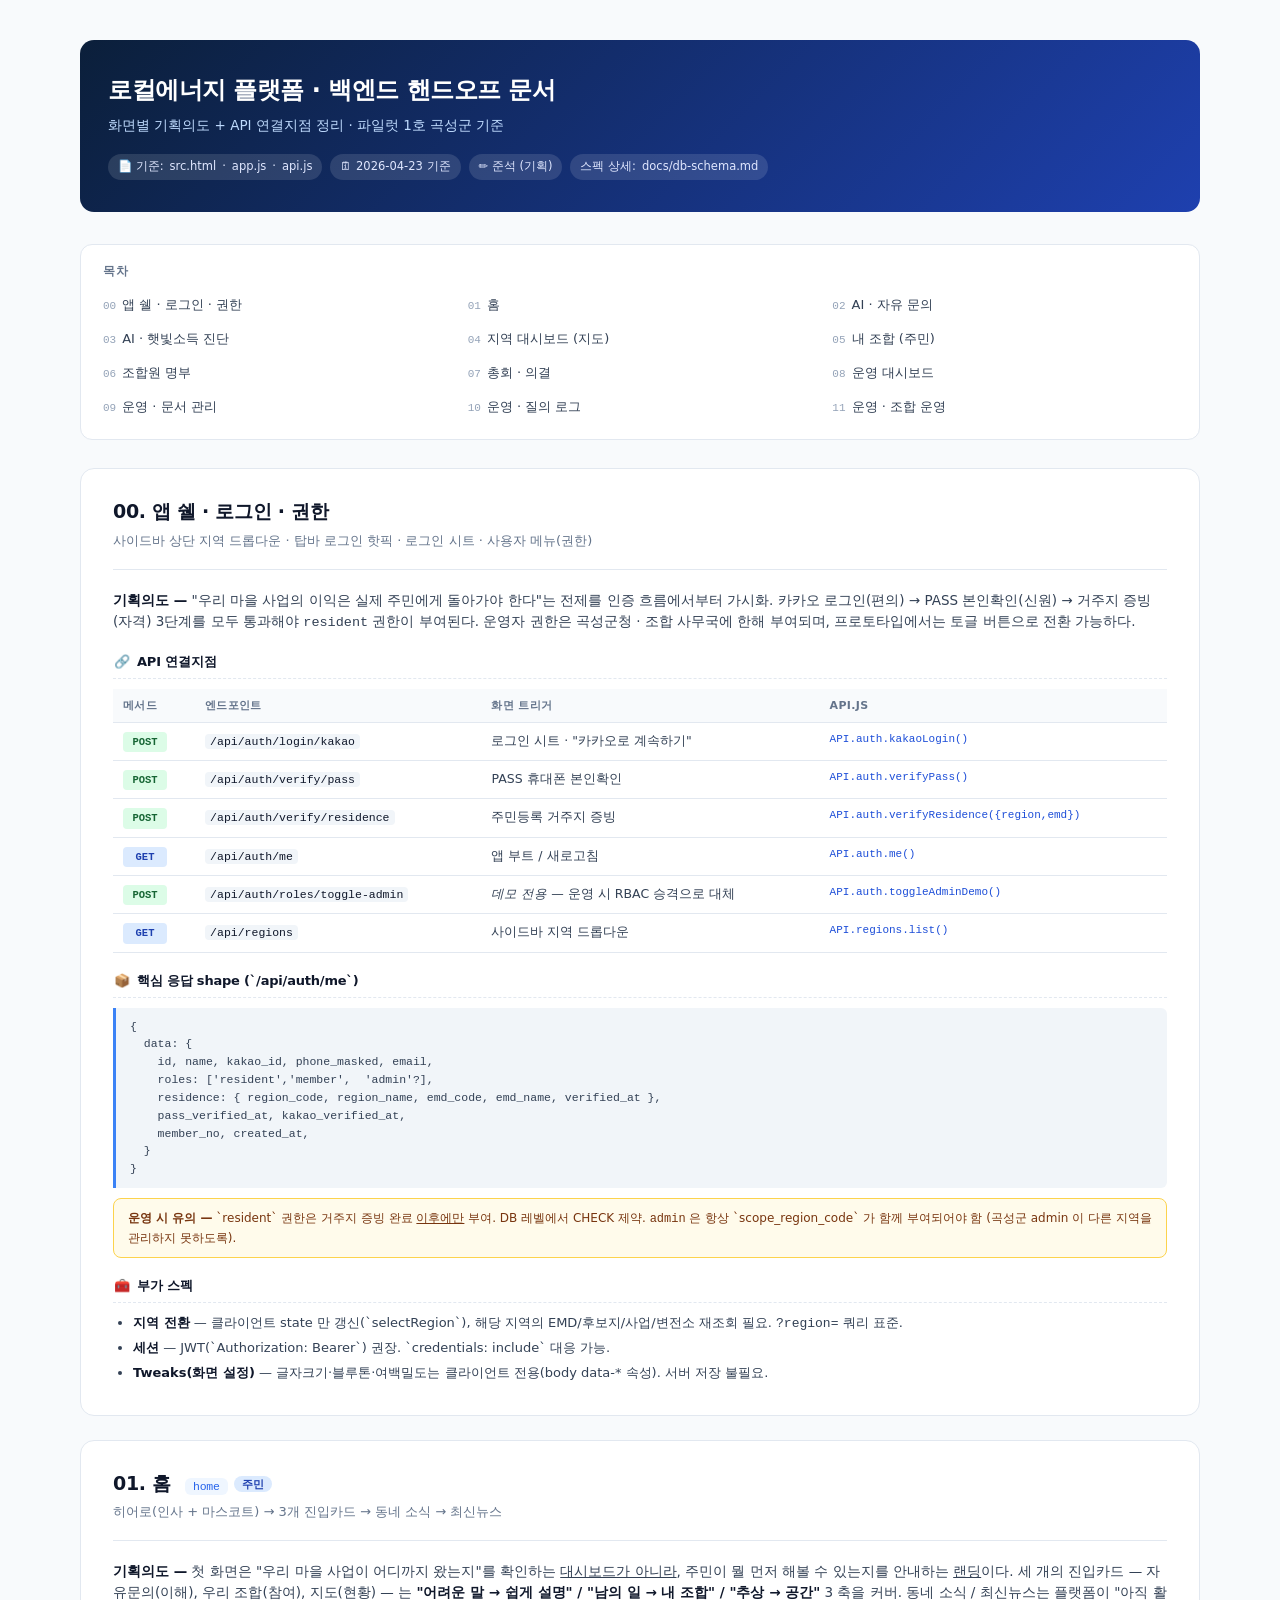
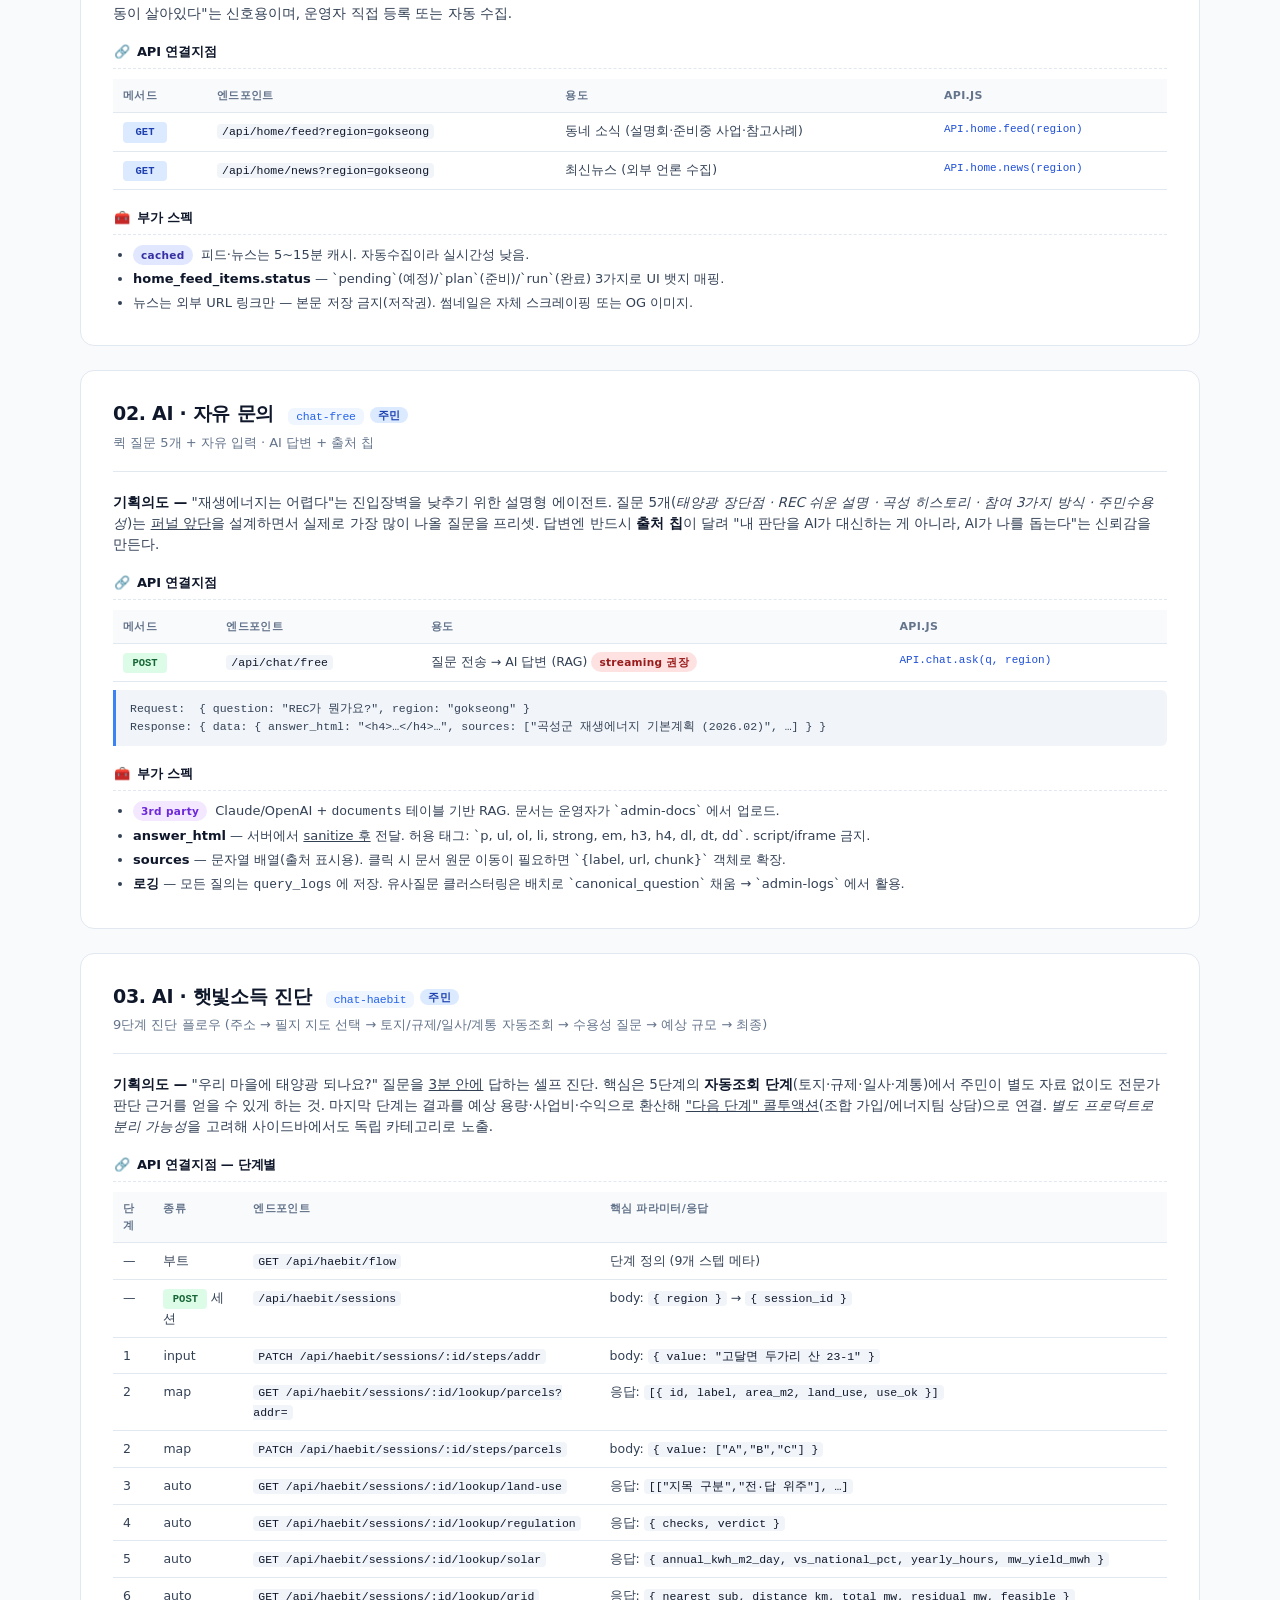
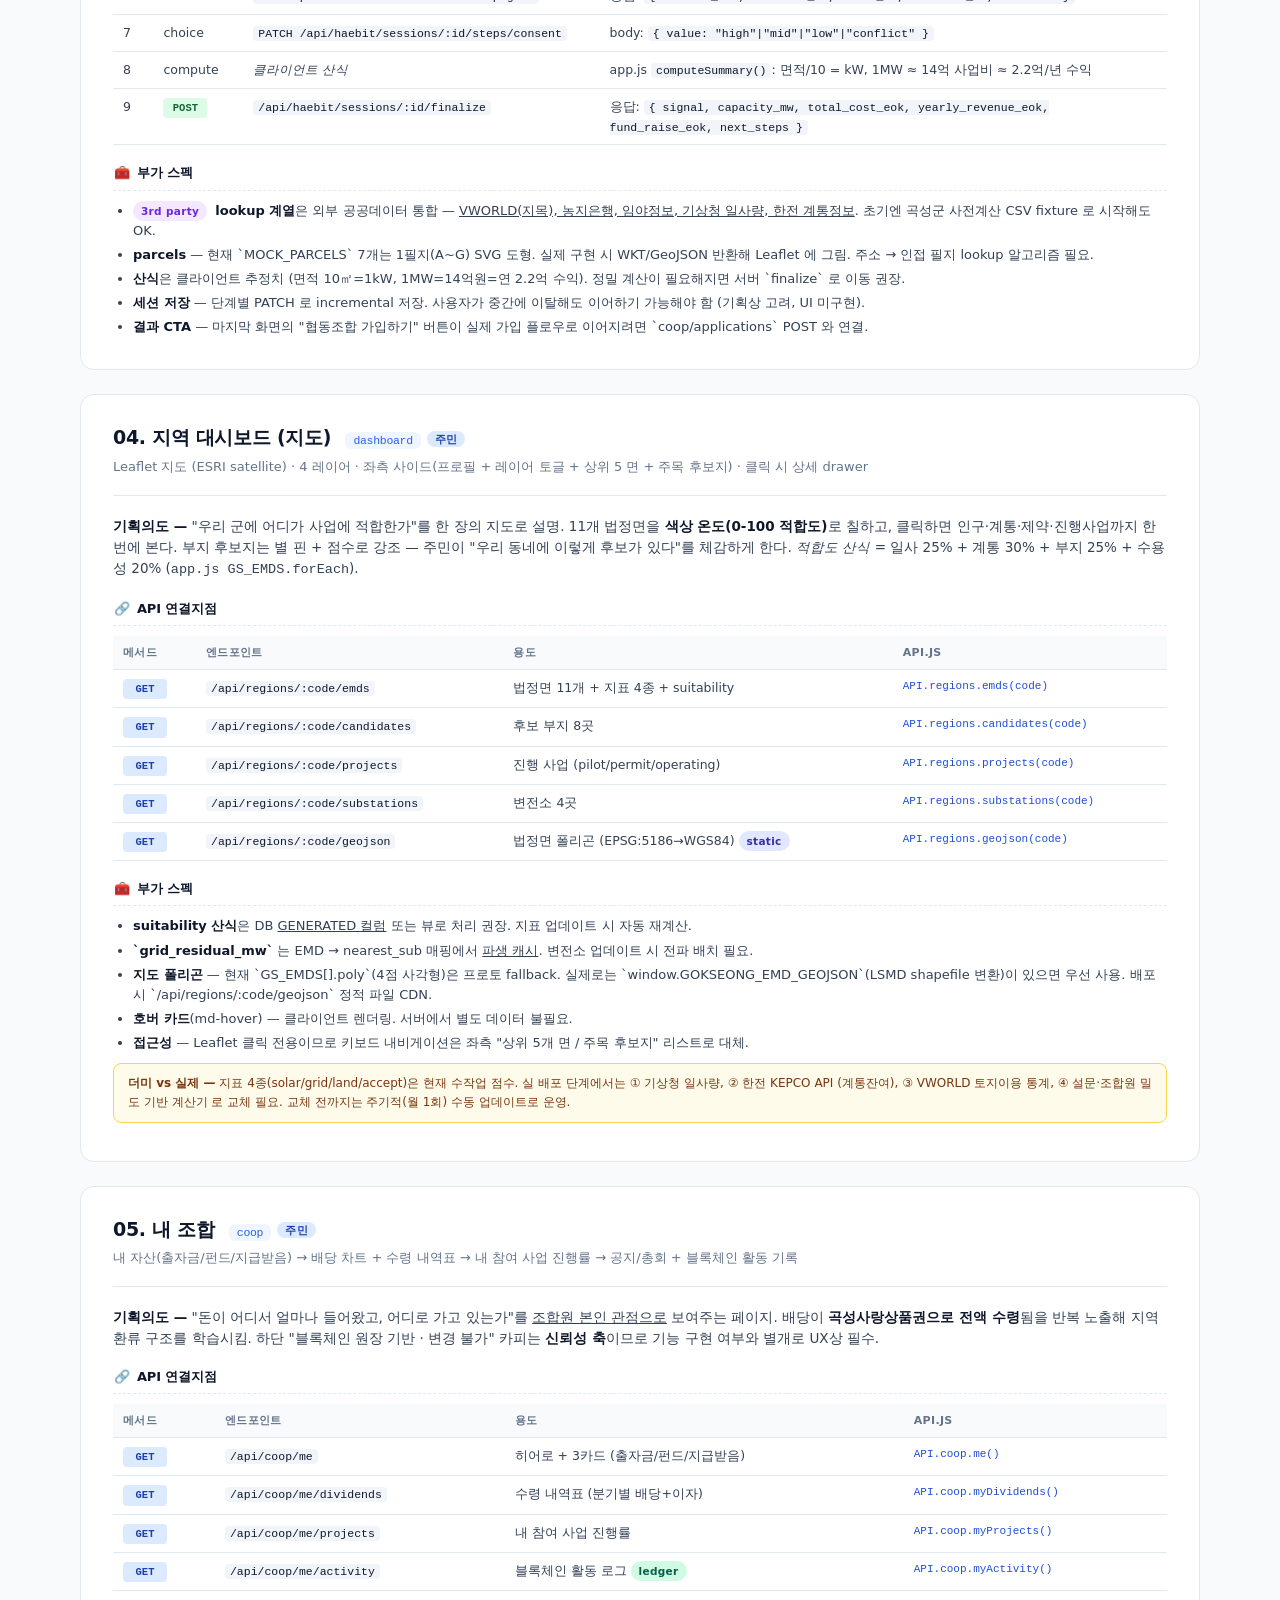
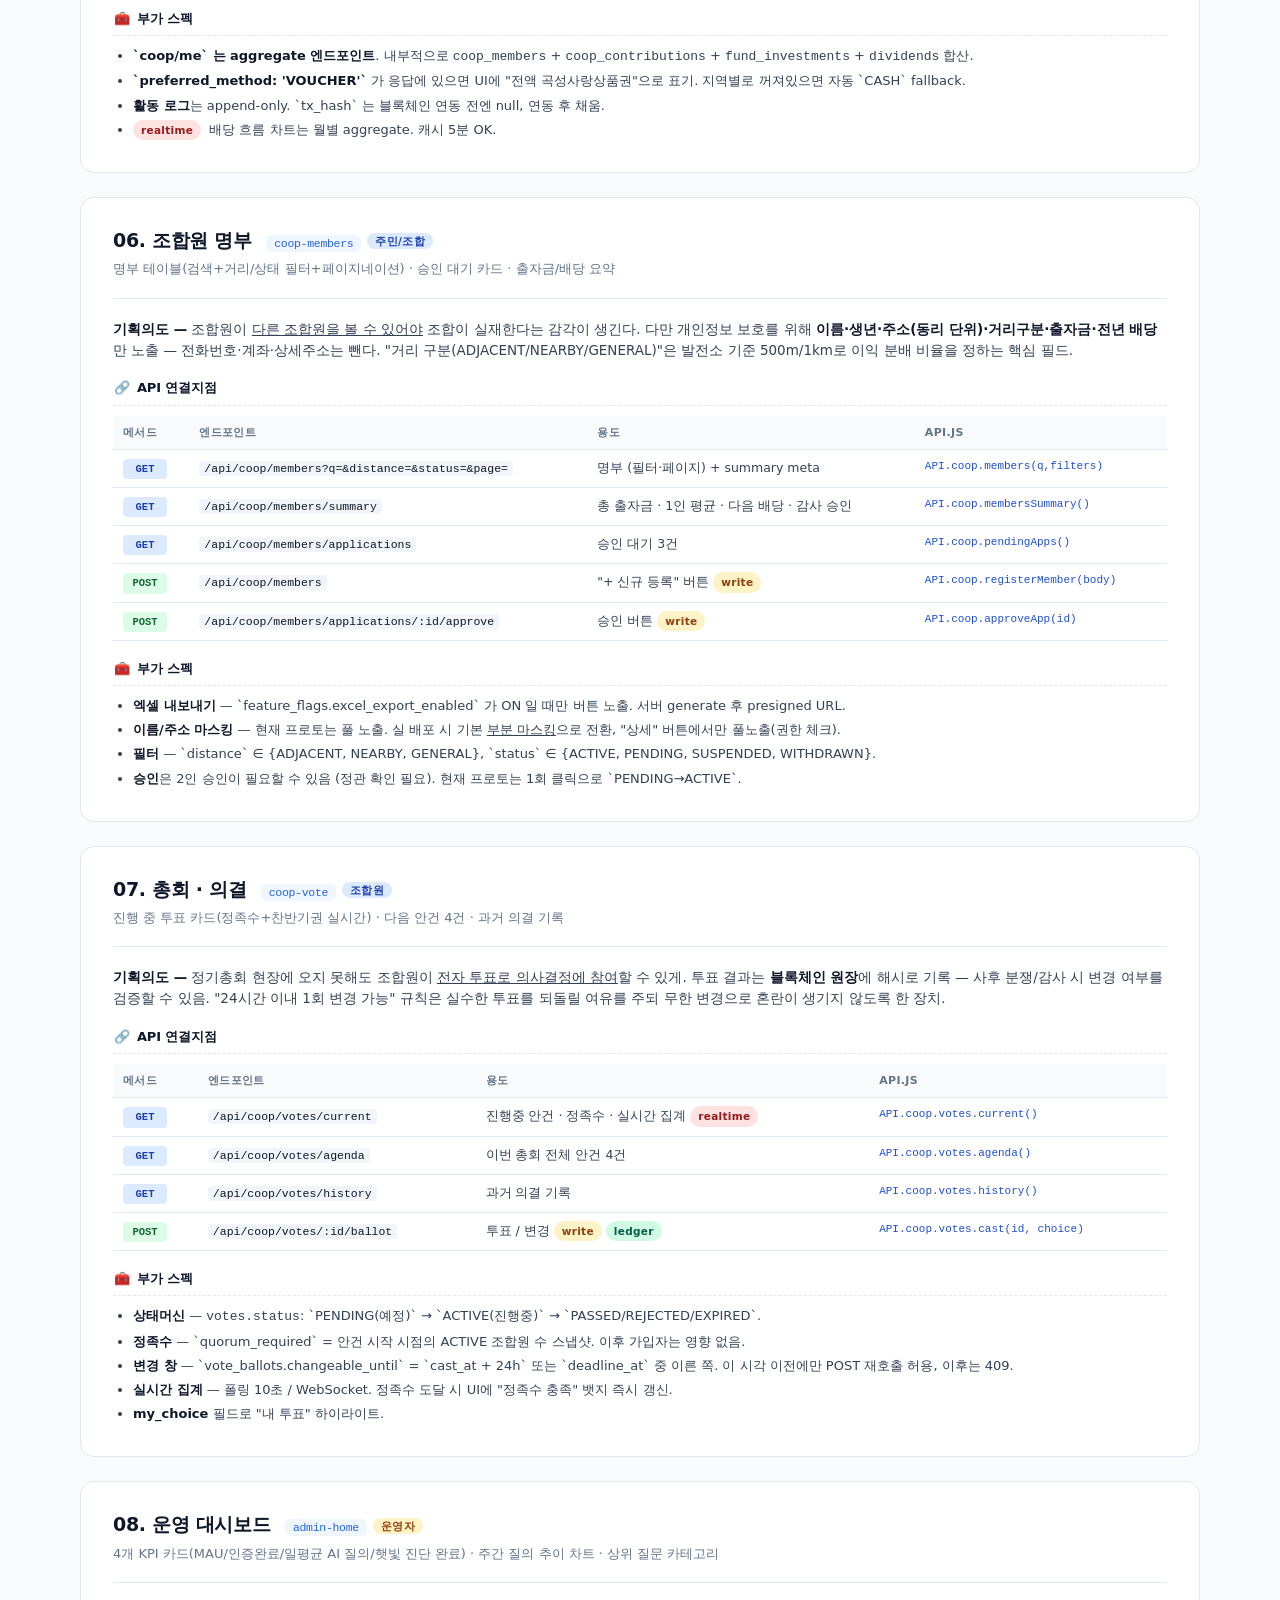
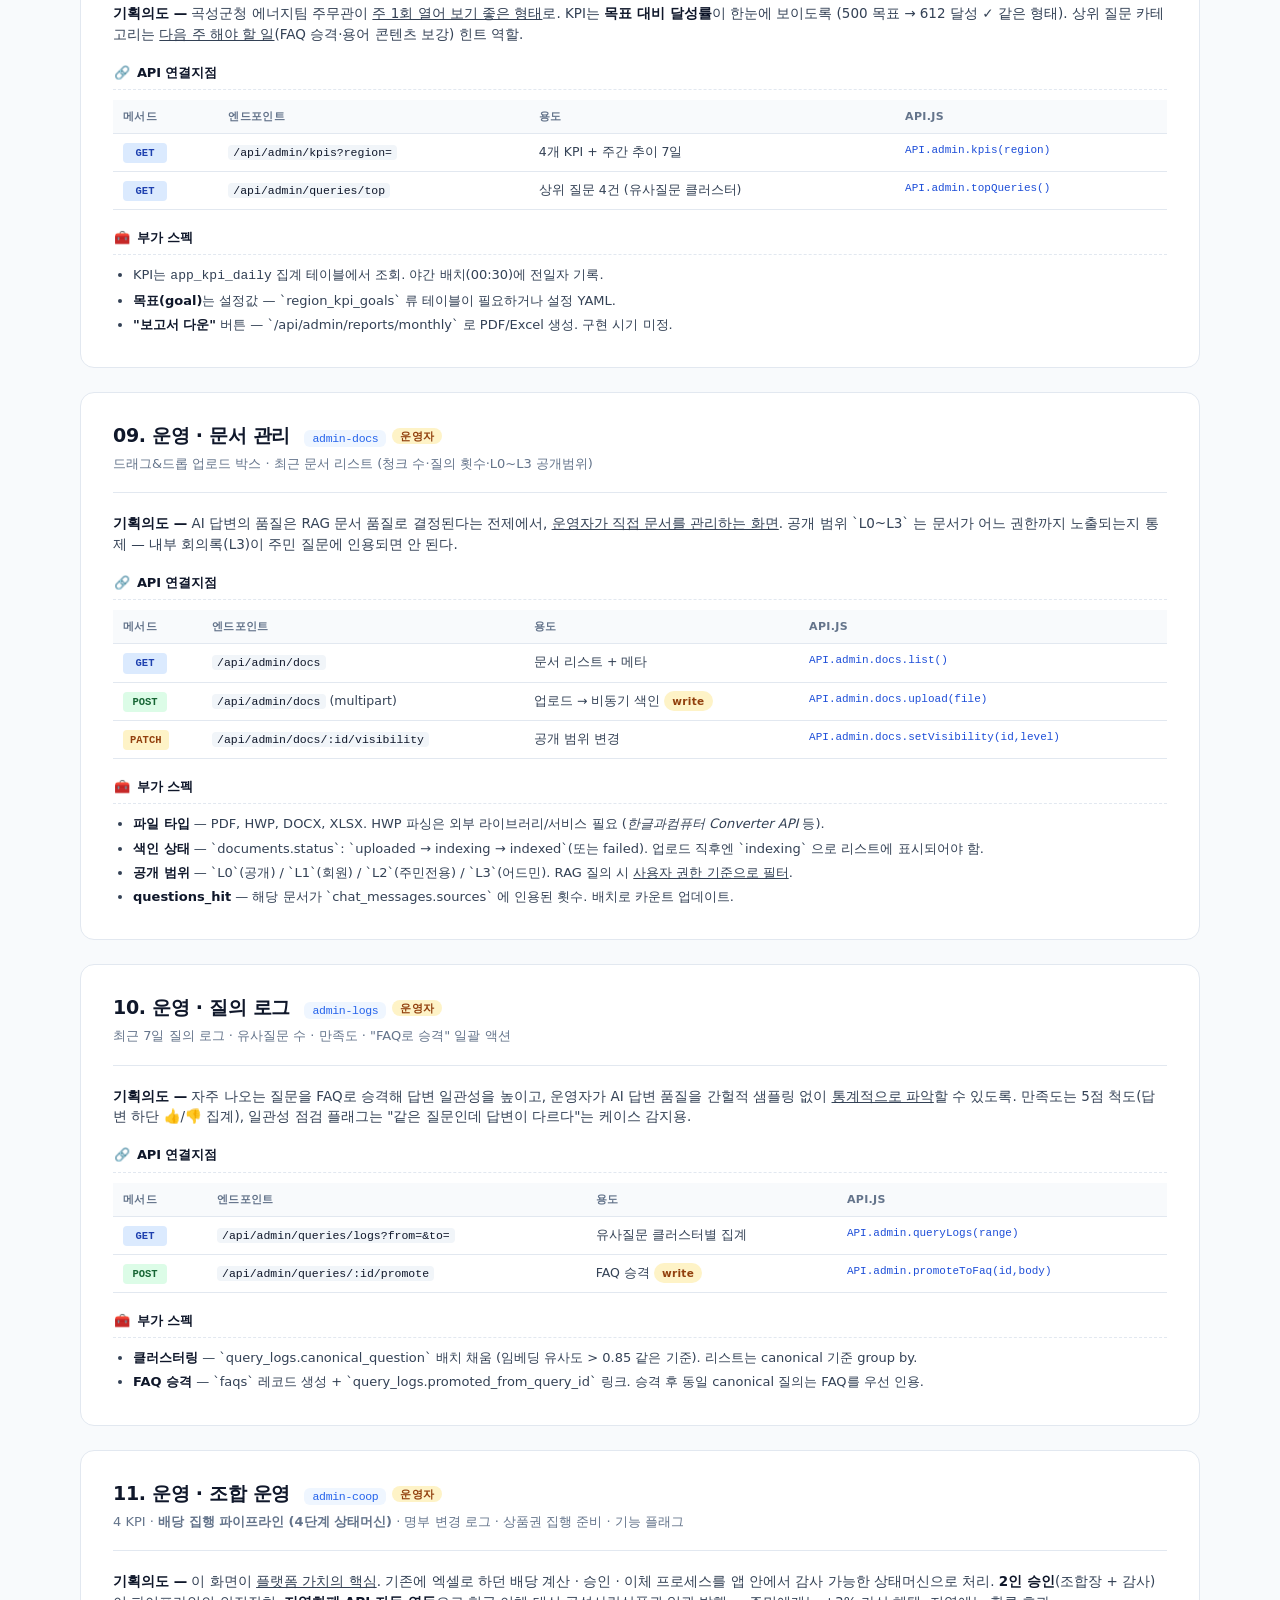
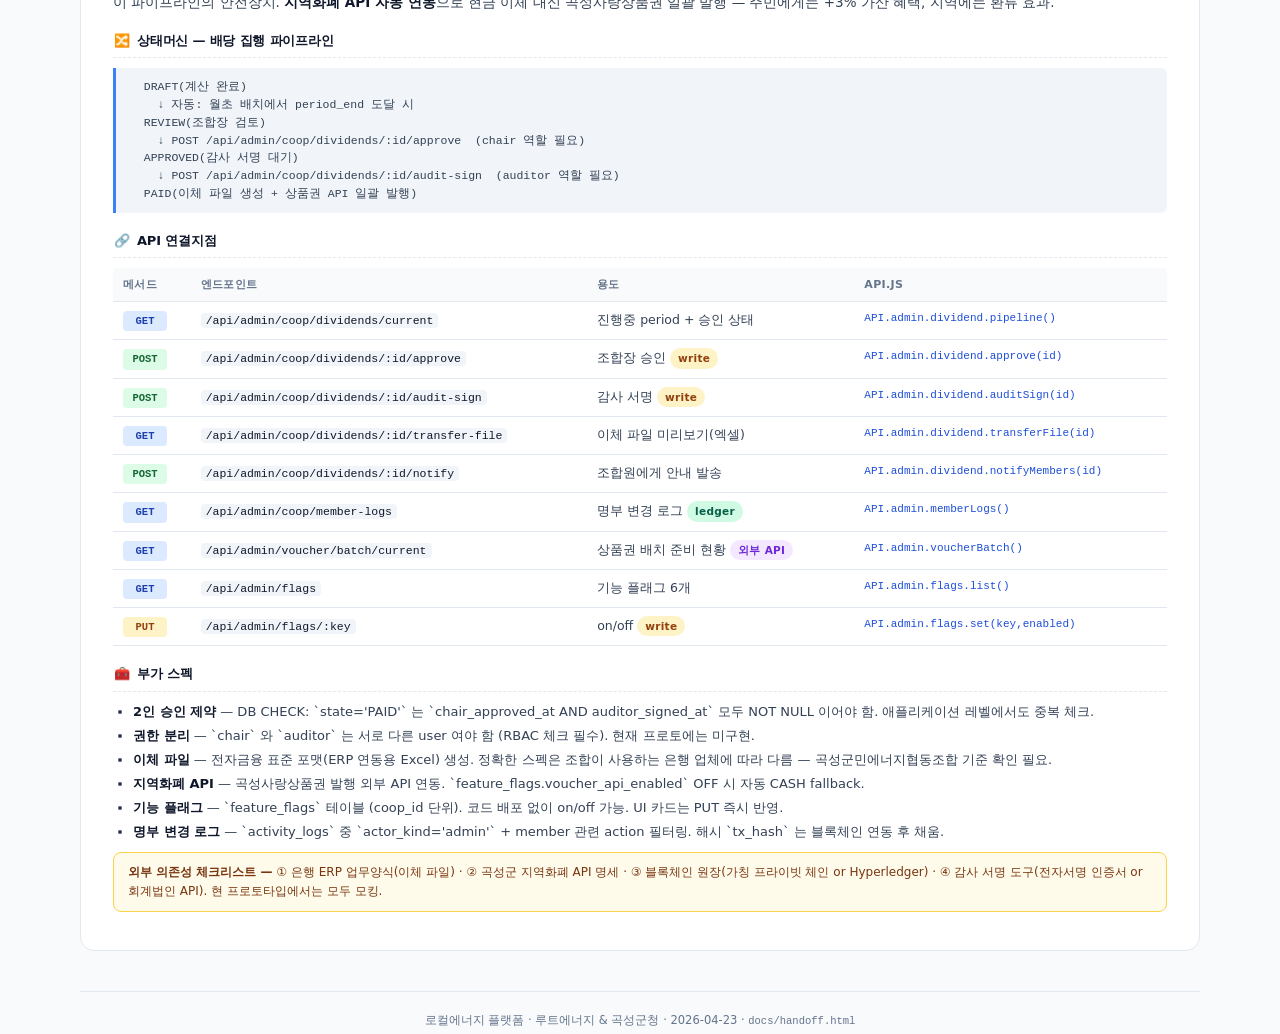
<file: docs/handoff.html>
<!DOCTYPE html>
<html lang="ko">
<head>
<meta charset="UTF-8">
<meta name="viewport" content="width=device-width, initial-scale=1.0">
<title>로컬에너지 플랫폼 — 백엔드 핸드오프 · 화면별 기획의도 & API 연결지점</title>
<style>
  :root {
    --ink-900:#0F172A; --ink-700:#334155; --ink-500:#64748B; --ink-300:#94A3B8;
    --ink-100:#E2E8F0; --ink-50:#F1F5F9; --ink-25:#F8FAFC;
    --blue-700:#1D4ED8; --blue-600:#2563EB; --blue-500:#3B82F6; --blue-50:#EFF6FF;
    --ok:#10B981; --warn:#F59E0B; --danger:#EF4444; --teal:#0EA5A3;
    --mono: 'IBM Plex Mono','SF Mono',Menlo,Consolas,monospace;
  }
  * { box-sizing: border-box; }
  body {
    margin:0; padding:40px 20px; font-family:'Pretendard','Apple SD Gothic Neo',system-ui,sans-serif;
    color:var(--ink-700); background:var(--ink-25); line-height:1.55;
  }
  .wrap { max-width:1120px; margin:0 auto; }
  header.top {
    background:linear-gradient(135deg,#0B1F3A 0%,#1E40AF 100%); color:#fff;
    padding:32px 28px; border-radius:14px; margin-bottom:32px;
  }
  header.top h1 { margin:0 0 6px; font-size:24px; font-weight:700; letter-spacing:-0.5px; }
  header.top .sub { font-size:13.5px; color:#BFDBFE; }
  header.top .meta { margin-top:18px; display:flex; flex-wrap:wrap; gap:8px; }
  header.top .meta span {
    display:inline-flex; align-items:center; gap:6px;
    background:rgba(255,255,255,0.12); color:#E0E7FF;
    padding:4px 10px; border-radius:100px; font-size:11.5px; font-weight:500;
  }

  /* ToC */
  nav.toc {
    background:#fff; border:1px solid var(--ink-100); border-radius:12px;
    padding:18px 22px; margin-bottom:28px;
  }
  nav.toc h2 { margin:0 0 10px; font-size:11.5px; font-weight:700;
    color:var(--ink-500); letter-spacing:0.1em; text-transform:uppercase; }
  nav.toc ol { margin:0; padding:0; list-style:none;
    display:grid; grid-template-columns:repeat(auto-fill, minmax(260px, 1fr)); gap:6px 20px; }
  nav.toc a { color:var(--ink-700); text-decoration:none; font-size:13px; display:block; padding:4px 0; }
  nav.toc a:hover { color:var(--blue-600); }
  nav.toc .num { color:var(--ink-300); font-family:var(--mono); font-size:11px; margin-right:6px; }

  /* 섹션 = 화면 */
  section.view {
    background:#fff; border:1px solid var(--ink-100); border-radius:14px;
    padding:28px 32px; margin-bottom:24px; scroll-margin-top:20px;
  }
  section.view > header { border-bottom:1px solid var(--ink-100); padding-bottom:18px; margin-bottom:20px; }
  section.view h2 { margin:0 0 4px; font-size:19px; font-weight:700; color:var(--ink-900); letter-spacing:-0.3px; }
  section.view h2 .vkey {
    font-family:var(--mono); font-size:11.5px; color:var(--blue-600);
    background:var(--blue-50); padding:2px 8px; border-radius:6px; margin-left:8px; font-weight:500;
  }
  section.view h2 .role {
    font-size:10.5px; padding:2px 8px; border-radius:100px; vertical-align:middle;
    margin-left:6px; font-weight:600; letter-spacing:0.03em;
  }
  section.view h2 .role.resident { background:#DBEAFE; color:#1E40AF; }
  section.view h2 .role.admin    { background:#FEF3C7; color:#92400E; }
  section.view .onsight { color:var(--ink-500); font-size:13px; margin-top:4px; }

  /* 하위 블록 */
  h3.bl { font-size:13px; font-weight:700; color:var(--ink-900); margin:18px 0 10px;
    padding-bottom:6px; border-bottom:1px dashed var(--ink-100); letter-spacing:-0.2px; }
  h3.bl .ic { display:inline-block; width:18px; text-align:center; margin-right:6px; }

  .intent { font-size:13.5px; color:var(--ink-700); margin:0 0 10px; }
  .intent strong { color:var(--ink-900); }

  ul.bullets { margin:0 0 4px 0; padding-left:20px; font-size:13px; }
  ul.bullets li { margin-bottom:4px; }
  ul.bullets li strong { color:var(--ink-900); }

  /* 엔드포인트 표 */
  table.eps {
    width:100%; border-collapse:collapse; font-size:12.5px; margin:6px 0;
  }
  table.eps th, table.eps td {
    padding:8px 10px; text-align:left; vertical-align:top;
    border-bottom:1px solid var(--ink-100);
  }
  table.eps th {
    font-size:11px; color:var(--ink-500); font-weight:600; letter-spacing:0.03em;
    text-transform:uppercase; background:var(--ink-25);
  }
  table.eps td .meth {
    display:inline-block; font-family:var(--mono); font-size:10.5px; font-weight:700;
    padding:2px 7px; border-radius:4px; min-width:44px; text-align:center;
  }
  .meth.GET    { background:#DBEAFE; color:#1E40AF; }
  .meth.POST   { background:#DCFCE7; color:#166534; }
  .meth.PATCH  { background:#FEF3C7; color:#92400E; }
  .meth.PUT    { background:#FEF3C7; color:#92400E; }
  .meth.DELETE { background:#FEE2E2; color:#991B1B; }
  table.eps td code {
    font-family:var(--mono); font-size:11.5px; color:var(--ink-900);
    background:var(--ink-50); padding:1px 5px; border-radius:4px;
  }
  table.eps td.js {
    font-family:var(--mono); font-size:11px; color:var(--blue-700);
  }
  table.eps td.desc { color:var(--ink-700); }

  /* 상태머신 / 데이터 */
  .data-shape {
    background:var(--ink-50); border-left:3px solid var(--blue-500);
    padding:10px 14px; margin:8px 0; font-family:var(--mono); font-size:11.5px;
    color:var(--ink-700); white-space:pre-wrap; border-radius:0 6px 6px 0;
  }

  /* 태그 */
  .tag {
    display:inline-block; font-size:10.5px; font-weight:600; letter-spacing:0.03em;
    padding:2px 8px; border-radius:100px; margin-right:4px;
  }
  .tag-write { background:#FEF3C7; color:#92400E; }
  .tag-read  { background:#DBEAFE; color:#1E40AF; }
  .tag-cached{ background:#E0E7FF; color:#3730A3; }
  .tag-realtime{ background:#FEE2E2; color:#991B1B; }
  .tag-third { background:#F3E8FF; color:#6D28D9; }
  .tag-ledger{ background:#D1FAE5; color:#065F46; }

  /* 인포 박스 */
  .note {
    background:#FFFBEB; border:1px solid #FCD34D; border-radius:8px;
    padding:10px 14px; font-size:12px; color:#78350F; margin:10px 0;
  }
  .note strong { color:#78350F; }

  /* 푸터 */
  footer.bottom {
    margin-top:40px; padding:20px; text-align:center;
    color:var(--ink-500); font-size:11.5px; border-top:1px solid var(--ink-100);
  }
  footer.bottom code { font-family:var(--mono); font-size:10.5px; }
</style>
</head>
<body>
<div class="wrap">

<header class="top">
  <h1>로컬에너지 플랫폼 · 백엔드 핸드오프 문서</h1>
  <div class="sub">화면별 기획의도 + API 연결지점 정리 · 파일럿 1호 곡성군 기준</div>
  <div class="meta">
    <span>📄 기준: <code style="font-family:inherit;">src.html</code> · <code style="font-family:inherit;">app.js</code> · <code style="font-family:inherit;">api.js</code></span>
    <span>🗓 2026-04-23 기준</span>
    <span>✏️ 준석 (기획)</span>
    <span>스펙 상세: <code style="font-family:inherit;">docs/db-schema.md</code></span>
  </div>
</header>

<nav class="toc">
  <h2>목차</h2>
  <ol>
    <li><a href="#app-shell"><span class="num">00</span>앱 쉘 · 로그인 · 권한</a></li>
    <li><a href="#home"><span class="num">01</span>홈</a></li>
    <li><a href="#chat-free"><span class="num">02</span>AI · 자유 문의</a></li>
    <li><a href="#chat-haebit"><span class="num">03</span>AI · 햇빛소득 진단</a></li>
    <li><a href="#dashboard"><span class="num">04</span>지역 대시보드 (지도)</a></li>
    <li><a href="#coop"><span class="num">05</span>내 조합 (주민)</a></li>
    <li><a href="#coop-members"><span class="num">06</span>조합원 명부</a></li>
    <li><a href="#coop-vote"><span class="num">07</span>총회 · 의결</a></li>
    <li><a href="#admin-home"><span class="num">08</span>운영 대시보드</a></li>
    <li><a href="#admin-docs"><span class="num">09</span>운영 · 문서 관리</a></li>
    <li><a href="#admin-logs"><span class="num">10</span>운영 · 질의 로그</a></li>
    <li><a href="#admin-coop"><span class="num">11</span>운영 · 조합 운영</a></li>
  </ol>
</nav>

<!-- ════════════════════════════════════════════════════════════════════ -->
<section class="view" id="app-shell">
  <header>
    <h2>00. 앱 쉘 · 로그인 · 권한</h2>
    <div class="onsight">사이드바 상단 지역 드롭다운 · 탑바 로그인 핫픽 · 로그인 시트 · 사용자 메뉴(권한)</div>
  </header>

  <p class="intent">
    <strong>기획의도 —</strong> "우리 마을 사업의 이익은 실제 주민에게 돌아가야 한다"는 전제를 인증 흐름에서부터 가시화.
    카카오 로그인(편의) → PASS 본인확인(신원) → 거주지 증빙(자격) 3단계를 모두 통과해야 <code>resident</code> 권한이 부여된다.
    운영자 권한은 곡성군청 · 조합 사무국에 한해 부여되며, 프로토타입에서는 토글 버튼으로 전환 가능하다.
  </p>

  <h3 class="bl"><span class="ic">🔗</span>API 연결지점</h3>
  <table class="eps">
    <thead><tr><th>메서드</th><th>엔드포인트</th><th>화면 트리거</th><th>api.js</th></tr></thead>
    <tbody>
      <tr><td><span class="meth POST">POST</span></td><td><code>/api/auth/login/kakao</code></td><td class="desc">로그인 시트 · "카카오로 계속하기"</td><td class="js">API.auth.kakaoLogin()</td></tr>
      <tr><td><span class="meth POST">POST</span></td><td><code>/api/auth/verify/pass</code></td><td class="desc">PASS 휴대폰 본인확인</td><td class="js">API.auth.verifyPass()</td></tr>
      <tr><td><span class="meth POST">POST</span></td><td><code>/api/auth/verify/residence</code></td><td class="desc">주민등록 거주지 증빙</td><td class="js">API.auth.verifyResidence({region,emd})</td></tr>
      <tr><td><span class="meth GET">GET</span></td><td><code>/api/auth/me</code></td><td class="desc">앱 부트 / 새로고침</td><td class="js">API.auth.me()</td></tr>
      <tr><td><span class="meth POST">POST</span></td><td><code>/api/auth/roles/toggle-admin</code></td><td class="desc"><em>데모 전용</em> — 운영 시 RBAC 승격으로 대체</td><td class="js">API.auth.toggleAdminDemo()</td></tr>
      <tr><td><span class="meth GET">GET</span></td><td><code>/api/regions</code></td><td class="desc">사이드바 지역 드롭다운</td><td class="js">API.regions.list()</td></tr>
    </tbody>
  </table>

  <h3 class="bl"><span class="ic">📦</span>핵심 응답 shape (`/api/auth/me`)</h3>
  <div class="data-shape">{
  data: {
    id, name, kakao_id, phone_masked, email,
    roles: ['resident','member',  'admin'?],
    residence: { region_code, region_name, emd_code, emd_name, verified_at },
    pass_verified_at, kakao_verified_at,
    member_no, created_at,
  }
}</div>

  <div class="note">
    <strong>운영 시 유의 —</strong> `resident` 권한은 거주지 증빙 완료 <u>이후에만</u> 부여. DB 레벨에서 CHECK 제약.
    <code>admin</code> 은 항상 `scope_region_code` 가 함께 부여되어야 함 (곡성군 admin 이 다른 지역을 관리하지 못하도록).
  </div>

  <h3 class="bl"><span class="ic">🧰</span>부가 스펙</h3>
  <ul class="bullets">
    <li><strong>지역 전환</strong> — 클라이언트 state 만 갱신(`selectRegion`), 해당 지역의 EMD/후보지/사업/변전소 재조회 필요. <code>?region=</code> 쿼리 표준.</li>
    <li><strong>세션</strong> — JWT(`Authorization: Bearer`) 권장. `credentials: include` 대응 가능.</li>
    <li><strong>Tweaks(화면 설정)</strong> — 글자크기·블루톤·여백밀도는 클라이언트 전용(body data-* 속성). 서버 저장 불필요.</li>
  </ul>
</section>

<!-- ════════════════════════════════════════════════════════════════════ -->
<section class="view" id="home">
  <header>
    <h2>01. 홈 <span class="vkey">home</span><span class="role resident">주민</span></h2>
    <div class="onsight">히어로(인사 + 마스코트) → 3개 진입카드 → 동네 소식 → 최신뉴스</div>
  </header>

  <p class="intent">
    <strong>기획의도 —</strong> 첫 화면은 "우리 마을 사업이 어디까지 왔는지"를 확인하는 <u>대시보드가 아니라</u>,
    주민이 뭘 먼저 해볼 수 있는지를 안내하는 <u>랜딩</u>이다.
    세 개의 진입카드 — 자유문의(이해), 우리 조합(참여), 지도(현황) — 는 <strong>"어려운 말 → 쉽게 설명" / "남의 일 → 내 조합" / "추상 → 공간"</strong> 3 축을 커버.
    동네 소식 / 최신뉴스는 플랫폼이 "아직 활동이 살아있다"는 신호용이며, 운영자 직접 등록 또는 자동 수집.
  </p>

  <h3 class="bl"><span class="ic">🔗</span>API 연결지점</h3>
  <table class="eps">
    <thead><tr><th>메서드</th><th>엔드포인트</th><th>용도</th><th>api.js</th></tr></thead>
    <tbody>
      <tr><td><span class="meth GET">GET</span></td><td><code>/api/home/feed?region=gokseong</code></td><td class="desc">동네 소식 (설명회·준비중 사업·참고사례)</td><td class="js">API.home.feed(region)</td></tr>
      <tr><td><span class="meth GET">GET</span></td><td><code>/api/home/news?region=gokseong</code></td><td class="desc">최신뉴스 (외부 언론 수집)</td><td class="js">API.home.news(region)</td></tr>
    </tbody>
  </table>

  <h3 class="bl"><span class="ic">🧰</span>부가 스펙</h3>
  <ul class="bullets">
    <li><span class="tag tag-cached">cached</span> 피드·뉴스는 5~15분 캐시. 자동수집이라 실시간성 낮음.</li>
    <li><strong>home_feed_items.status</strong> — `pending`(예정)/`plan`(준비)/`run`(완료) 3가지로 UI 뱃지 매핑.</li>
    <li>뉴스는 외부 URL 링크만 — 본문 저장 금지(저작권). 썸네일은 자체 스크레이핑 또는 OG 이미지.</li>
  </ul>
</section>

<!-- ════════════════════════════════════════════════════════════════════ -->
<section class="view" id="chat-free">
  <header>
    <h2>02. AI · 자유 문의 <span class="vkey">chat-free</span><span class="role resident">주민</span></h2>
    <div class="onsight">퀵 질문 5개 + 자유 입력 · AI 답변 + 출처 칩</div>
  </header>

  <p class="intent">
    <strong>기획의도 —</strong> "재생에너지는 어렵다"는 진입장벽을 낮추기 위한 설명형 에이전트.
    질문 5개(<em>태양광 장단점 · REC 쉬운 설명 · 곡성 히스토리 · 참여 3가지 방식 · 주민수용성</em>)는 <u>퍼널 앞단</u>을 설계하면서 실제로 가장 많이 나올 질문을 프리셋.
    답변엔 반드시 <strong>출처 칩</strong>이 달려 "내 판단을 AI가 대신하는 게 아니라, AI가 나를 돕는다"는 신뢰감을 만든다.
  </p>

  <h3 class="bl"><span class="ic">🔗</span>API 연결지점</h3>
  <table class="eps">
    <thead><tr><th>메서드</th><th>엔드포인트</th><th>용도</th><th>api.js</th></tr></thead>
    <tbody>
      <tr><td><span class="meth POST">POST</span></td><td><code>/api/chat/free</code></td><td class="desc">질문 전송 → AI 답변 (RAG) <span class="tag tag-realtime">streaming 권장</span></td><td class="js">API.chat.ask(q, region)</td></tr>
    </tbody>
  </table>

  <div class="data-shape">Request:  { question: "REC가 뭔가요?", region: "gokseong" }
Response: { data: { answer_html: "&lt;h4&gt;…&lt;/h4&gt;…", sources: ["곡성군 재생에너지 기본계획 (2026.02)", …] } }</div>

  <h3 class="bl"><span class="ic">🧰</span>부가 스펙</h3>
  <ul class="bullets">
    <li><span class="tag tag-third">3rd party</span> Claude/OpenAI + <code>documents</code> 테이블 기반 RAG. 문서는 운영자가 `admin-docs` 에서 업로드.</li>
    <li><strong>answer_html</strong> — 서버에서 <u>sanitize 후</u> 전달. 허용 태그: `p, ul, ol, li, strong, em, h3, h4, dl, dt, dd`. script/iframe 금지.</li>
    <li><strong>sources</strong> — 문자열 배열(출처 표시용). 클릭 시 문서 원문 이동이 필요하면 `{label, url, chunk}` 객체로 확장.</li>
    <li><strong>로깅</strong> — 모든 질의는 <code>query_logs</code> 에 저장. 유사질문 클러스터링은 배치로 `canonical_question` 채움 → `admin-logs` 에서 활용.</li>
  </ul>
</section>

<!-- ════════════════════════════════════════════════════════════════════ -->
<section class="view" id="chat-haebit">
  <header>
    <h2>03. AI · 햇빛소득 진단 <span class="vkey">chat-haebit</span><span class="role resident">주민</span></h2>
    <div class="onsight">9단계 진단 플로우 (주소 → 필지 지도 선택 → 토지/규제/일사/계통 자동조회 → 수용성 질문 → 예상 규모 → 최종)</div>
  </header>

  <p class="intent">
    <strong>기획의도 —</strong> "우리 마을에 태양광 되나요?" 질문을 <u>3분 안에</u> 답하는 셀프 진단.
    핵심은 5단계의 <strong>자동조회 단계</strong>(토지·규제·일사·계통)에서 주민이 별도 자료 없이도 전문가 판단 근거를 얻을 수 있게 하는 것.
    마지막 단계는 결과를 예상 용량·사업비·수익으로 환산해 <u>"다음 단계" 콜투액션</u>(조합 가입/에너지팀 상담)으로 연결.
    <em>별도 프로덕트로 분리 가능성</em>을 고려해 사이드바에서도 독립 카테고리로 노출.
  </p>

  <h3 class="bl"><span class="ic">🔗</span>API 연결지점 — 단계별</h3>
  <table class="eps">
    <thead><tr><th>단계</th><th>종류</th><th>엔드포인트</th><th>핵심 파라미터/응답</th></tr></thead>
    <tbody>
      <tr><td>—</td><td>부트</td><td><code>GET /api/haebit/flow</code></td><td>단계 정의 (9개 스텝 메타)</td></tr>
      <tr><td>—</td><td><span class="meth POST">POST</span> 세션</td><td><code>/api/haebit/sessions</code></td><td>body: <code>{ region }</code> → <code>{ session_id }</code></td></tr>
      <tr><td>1</td><td>input</td><td><code>PATCH /api/haebit/sessions/:id/steps/addr</code></td><td>body: <code>{ value: "고달면 두가리 산 23-1" }</code></td></tr>
      <tr><td>2</td><td>map</td><td><code>GET /api/haebit/sessions/:id/lookup/parcels?addr=</code></td><td>응답: <code>[{ id, label, area_m2, land_use, use_ok }]</code></td></tr>
      <tr><td>2</td><td>map</td><td><code>PATCH /api/haebit/sessions/:id/steps/parcels</code></td><td>body: <code>{ value: ["A","B","C"] }</code></td></tr>
      <tr><td>3</td><td>auto</td><td><code>GET /api/haebit/sessions/:id/lookup/land-use</code></td><td>응답: <code>[["지목 구분","전·답 위주"], …]</code></td></tr>
      <tr><td>4</td><td>auto</td><td><code>GET /api/haebit/sessions/:id/lookup/regulation</code></td><td>응답: <code>{ checks, verdict }</code></td></tr>
      <tr><td>5</td><td>auto</td><td><code>GET /api/haebit/sessions/:id/lookup/solar</code></td><td>응답: <code>{ annual_kwh_m2_day, vs_national_pct, yearly_hours, mw_yield_mwh }</code></td></tr>
      <tr><td>6</td><td>auto</td><td><code>GET /api/haebit/sessions/:id/lookup/grid</code></td><td>응답: <code>{ nearest_sub, distance_km, total_mw, residual_mw, feasible }</code></td></tr>
      <tr><td>7</td><td>choice</td><td><code>PATCH /api/haebit/sessions/:id/steps/consent</code></td><td>body: <code>{ value: "high"|"mid"|"low"|"conflict" }</code></td></tr>
      <tr><td>8</td><td>compute</td><td><em>클라이언트 산식</em></td><td>app.js <code>computeSummary()</code>: 면적/10 = kW, 1MW ≈ 14억 사업비 ≈ 2.2억/년 수익</td></tr>
      <tr><td>9</td><td><span class="meth POST">POST</span></td><td><code>/api/haebit/sessions/:id/finalize</code></td><td>응답: <code>{ signal, capacity_mw, total_cost_eok, yearly_revenue_eok, fund_raise_eok, next_steps }</code></td></tr>
    </tbody>
  </table>

  <h3 class="bl"><span class="ic">🧰</span>부가 스펙</h3>
  <ul class="bullets">
    <li><span class="tag tag-third">3rd party</span> <strong>lookup 계열</strong>은 외부 공공데이터 통합 — <u>VWORLD(지목), 농지은행, 임야정보, 기상청 일사량, 한전 계통정보</u>. 초기엔 곡성군 사전계산 CSV fixture 로 시작해도 OK.</li>
    <li><strong>parcels</strong> — 현재 `MOCK_PARCELS` 7개는 1필지(A~G) SVG 도형. 실제 구현 시 WKT/GeoJSON 반환해 Leaflet 에 그림. 주소 → 인접 필지 lookup 알고리즘 필요.</li>
    <li><strong>산식</strong>은 클라이언트 추정치 (면적 10㎡=1kW, 1MW=14억원=연 2.2억 수익). 정밀 계산이 필요해지면 서버 `finalize` 로 이동 권장.</li>
    <li><strong>세션 저장</strong> — 단계별 PATCH 로 incremental 저장. 사용자가 중간에 이탈해도 이어하기 가능해야 함 (기획상 고려, UI 미구현).</li>
    <li><strong>결과 CTA</strong> — 마지막 화면의 "협동조합 가입하기" 버튼이 실제 가입 플로우로 이어지려면 `coop/applications` POST 와 연결.</li>
  </ul>
</section>

<!-- ════════════════════════════════════════════════════════════════════ -->
<section class="view" id="dashboard">
  <header>
    <h2>04. 지역 대시보드 (지도) <span class="vkey">dashboard</span><span class="role resident">주민</span></h2>
    <div class="onsight">Leaflet 지도 (ESRI satellite) · 4 레이어 · 좌측 사이드(프로필 + 레이어 토글 + 상위 5 면 + 주목 후보지) · 클릭 시 상세 drawer</div>
  </header>

  <p class="intent">
    <strong>기획의도 —</strong> "우리 군에 어디가 사업에 적합한가"를 한 장의 지도로 설명.
    11개 법정면을 <strong>색상 온도(0-100 적합도)</strong>로 칠하고, 클릭하면 인구·계통·제약·진행사업까지 한 번에 본다.
    부지 후보지는 별 핀 + 점수로 강조 — 주민이 "우리 동네에 이렇게 후보가 있다"를 체감하게 한다.
    <em>적합도 산식</em> = 일사 25% + 계통 30% + 부지 25% + 수용성 20% (<code>app.js GS_EMDS.forEach</code>).
  </p>

  <h3 class="bl"><span class="ic">🔗</span>API 연결지점</h3>
  <table class="eps">
    <thead><tr><th>메서드</th><th>엔드포인트</th><th>용도</th><th>api.js</th></tr></thead>
    <tbody>
      <tr><td><span class="meth GET">GET</span></td><td><code>/api/regions/:code/emds</code></td><td class="desc">법정면 11개 + 지표 4종 + suitability</td><td class="js">API.regions.emds(code)</td></tr>
      <tr><td><span class="meth GET">GET</span></td><td><code>/api/regions/:code/candidates</code></td><td class="desc">후보 부지 8곳</td><td class="js">API.regions.candidates(code)</td></tr>
      <tr><td><span class="meth GET">GET</span></td><td><code>/api/regions/:code/projects</code></td><td class="desc">진행 사업 (pilot/permit/operating)</td><td class="js">API.regions.projects(code)</td></tr>
      <tr><td><span class="meth GET">GET</span></td><td><code>/api/regions/:code/substations</code></td><td class="desc">변전소 4곳</td><td class="js">API.regions.substations(code)</td></tr>
      <tr><td><span class="meth GET">GET</span></td><td><code>/api/regions/:code/geojson</code></td><td class="desc">법정면 폴리곤 (EPSG:5186→WGS84) <span class="tag tag-cached">static</span></td><td class="js">API.regions.geojson(code)</td></tr>
    </tbody>
  </table>

  <h3 class="bl"><span class="ic">🧰</span>부가 스펙</h3>
  <ul class="bullets">
    <li><strong>suitability 산식</strong>은 DB <u>GENERATED 컬럼</u> 또는 뷰로 처리 권장. 지표 업데이트 시 자동 재계산.</li>
    <li><strong>`grid_residual_mw`</strong> 는 EMD → nearest_sub 매핑에서 <u>파생 캐시</u>. 변전소 업데이트 시 전파 배치 필요.</li>
    <li><strong>지도 폴리곤</strong> — 현재 `GS_EMDS[].poly`(4점 사각형)은 프로토 fallback. 실제로는 `window.GOKSEONG_EMD_GEOJSON`(LSMD shapefile 변환)이 있으면 우선 사용. 배포 시 `/api/regions/:code/geojson` 정적 파일 CDN.</li>
    <li><strong>호버 카드</strong>(md-hover) — 클라이언트 렌더링. 서버에서 별도 데이터 불필요.</li>
    <li><strong>접근성</strong> — Leaflet 클릭 전용이므로 키보드 내비게이션은 좌측 "상위 5개 면 / 주목 후보지" 리스트로 대체.</li>
  </ul>

  <div class="note">
    <strong>더미 vs 실제 —</strong> 지표 4종(solar/grid/land/accept)은 현재 수작업 점수. 실 배포 단계에서는
    ① 기상청 일사량, ② 한전 KEPCO API (계통잔여), ③ VWORLD 토지이용 통계, ④ 설문·조합원 밀도 기반 계산기
    로 교체 필요. 교체 전까지는 주기적(월 1회) 수동 업데이트로 운영.
  </div>
</section>

<!-- ════════════════════════════════════════════════════════════════════ -->
<section class="view" id="coop">
  <header>
    <h2>05. 내 조합 <span class="vkey">coop</span><span class="role resident">주민</span></h2>
    <div class="onsight">내 자산(출자금/펀드/지급받음) → 배당 차트 + 수령 내역표 → 내 참여 사업 진행률 → 공지/총회 + 블록체인 활동 기록</div>
  </header>

  <p class="intent">
    <strong>기획의도 —</strong> "돈이 어디서 얼마나 들어왔고, 어디로 가고 있는가"를 <u>조합원 본인 관점으로</u> 보여주는 페이지.
    배당이 <strong>곡성사랑상품권으로 전액 수령</strong>됨을 반복 노출해 지역 환류 구조를 학습시킴.
    하단 "블록체인 원장 기반 · 변경 불가" 카피는 <strong>신뢰성 축</strong>이므로 기능 구현 여부와 별개로 UX상 필수.
  </p>

  <h3 class="bl"><span class="ic">🔗</span>API 연결지점</h3>
  <table class="eps">
    <thead><tr><th>메서드</th><th>엔드포인트</th><th>용도</th><th>api.js</th></tr></thead>
    <tbody>
      <tr><td><span class="meth GET">GET</span></td><td><code>/api/coop/me</code></td><td class="desc">히어로 + 3카드 (출자금/펀드/지급받음)</td><td class="js">API.coop.me()</td></tr>
      <tr><td><span class="meth GET">GET</span></td><td><code>/api/coop/me/dividends</code></td><td class="desc">수령 내역표 (분기별 배당+이자)</td><td class="js">API.coop.myDividends()</td></tr>
      <tr><td><span class="meth GET">GET</span></td><td><code>/api/coop/me/projects</code></td><td class="desc">내 참여 사업 진행률</td><td class="js">API.coop.myProjects()</td></tr>
      <tr><td><span class="meth GET">GET</span></td><td><code>/api/coop/me/activity</code></td><td class="desc">블록체인 활동 로그 <span class="tag tag-ledger">ledger</span></td><td class="js">API.coop.myActivity()</td></tr>
    </tbody>
  </table>

  <h3 class="bl"><span class="ic">🧰</span>부가 스펙</h3>
  <ul class="bullets">
    <li><strong>`coop/me` 는 aggregate 엔드포인트</strong>. 내부적으로 <code>coop_members</code> + <code>coop_contributions</code> + <code>fund_investments</code> + <code>dividends</code> 합산.</li>
    <li><strong>`preferred_method: 'VOUCHER'`</strong> 가 응답에 있으면 UI에 "전액 곡성사랑상품권"으로 표기. 지역별로 꺼져있으면 자동 `CASH` fallback.</li>
    <li><strong>활동 로그</strong>는 append-only. `tx_hash` 는 블록체인 연동 전엔 null, 연동 후 채움.</li>
    <li><span class="tag tag-realtime">realtime</span> 배당 흐름 차트는 월별 aggregate. 캐시 5분 OK.</li>
  </ul>
</section>

<!-- ════════════════════════════════════════════════════════════════════ -->
<section class="view" id="coop-members">
  <header>
    <h2>06. 조합원 명부 <span class="vkey">coop-members</span><span class="role resident">주민/조합</span></h2>
    <div class="onsight">명부 테이블(검색+거리/상태 필터+페이지네이션) · 승인 대기 카드 · 출자금/배당 요약</div>
  </header>

  <p class="intent">
    <strong>기획의도 —</strong> 조합원이 <u>다른 조합원을 볼 수 있어야</u> 조합이 실재한다는 감각이 생긴다.
    다만 개인정보 보호를 위해 <strong>이름·생년·주소(동리 단위)·거리구분·출자금·전년 배당</strong>만 노출 — 전화번호·계좌·상세주소는 뺀다.
    "거리 구분(ADJACENT/NEARBY/GENERAL)"은 발전소 기준 500m/1km로 이익 분배 비율을 정하는 핵심 필드.
  </p>

  <h3 class="bl"><span class="ic">🔗</span>API 연결지점</h3>
  <table class="eps">
    <thead><tr><th>메서드</th><th>엔드포인트</th><th>용도</th><th>api.js</th></tr></thead>
    <tbody>
      <tr><td><span class="meth GET">GET</span></td><td><code>/api/coop/members?q=&distance=&status=&page=</code></td><td class="desc">명부 (필터·페이지) + summary meta</td><td class="js">API.coop.members(q,filters)</td></tr>
      <tr><td><span class="meth GET">GET</span></td><td><code>/api/coop/members/summary</code></td><td class="desc">총 출자금 · 1인 평균 · 다음 배당 · 감사 승인</td><td class="js">API.coop.membersSummary()</td></tr>
      <tr><td><span class="meth GET">GET</span></td><td><code>/api/coop/members/applications</code></td><td class="desc">승인 대기 3건</td><td class="js">API.coop.pendingApps()</td></tr>
      <tr><td><span class="meth POST">POST</span></td><td><code>/api/coop/members</code></td><td class="desc">"+ 신규 등록" 버튼 <span class="tag tag-write">write</span></td><td class="js">API.coop.registerMember(body)</td></tr>
      <tr><td><span class="meth POST">POST</span></td><td><code>/api/coop/members/applications/:id/approve</code></td><td class="desc">승인 버튼 <span class="tag tag-write">write</span></td><td class="js">API.coop.approveApp(id)</td></tr>
    </tbody>
  </table>

  <h3 class="bl"><span class="ic">🧰</span>부가 스펙</h3>
  <ul class="bullets">
    <li><strong>엑셀 내보내기</strong> — `feature_flags.excel_export_enabled` 가 ON 일 때만 버튼 노출. 서버 generate 후 presigned URL.</li>
    <li><strong>이름/주소 마스킹</strong> — 현재 프로토는 풀 노출. 실 배포 시 기본 <u>부분 마스킹</u>으로 전환, "상세" 버튼에서만 풀노출(권한 체크).</li>
    <li><strong>필터</strong> — `distance` ∈ {ADJACENT, NEARBY, GENERAL}, `status` ∈ {ACTIVE, PENDING, SUSPENDED, WITHDRAWN}.</li>
    <li><strong>승인</strong>은 2인 승인이 필요할 수 있음 (정관 확인 필요). 현재 프로토는 1회 클릭으로 `PENDING→ACTIVE`.</li>
  </ul>
</section>

<!-- ════════════════════════════════════════════════════════════════════ -->
<section class="view" id="coop-vote">
  <header>
    <h2>07. 총회 · 의결 <span class="vkey">coop-vote</span><span class="role resident">조합원</span></h2>
    <div class="onsight">진행 중 투표 카드(정족수+찬반기권 실시간) · 다음 안건 4건 · 과거 의결 기록</div>
  </header>

  <p class="intent">
    <strong>기획의도 —</strong> 정기총회 현장에 오지 못해도 조합원이 <u>전자 투표로 의사결정에 참여</u>할 수 있게.
    투표 결과는 <strong>블록체인 원장</strong>에 해시로 기록 — 사후 분쟁/감사 시 변경 여부를 검증할 수 있음.
    "24시간 이내 1회 변경 가능" 규칙은 실수한 투표를 되돌릴 여유를 주되 무한 변경으로 혼란이 생기지 않도록 한 장치.
  </p>

  <h3 class="bl"><span class="ic">🔗</span>API 연결지점</h3>
  <table class="eps">
    <thead><tr><th>메서드</th><th>엔드포인트</th><th>용도</th><th>api.js</th></tr></thead>
    <tbody>
      <tr><td><span class="meth GET">GET</span></td><td><code>/api/coop/votes/current</code></td><td class="desc">진행중 안건 · 정족수 · 실시간 집계 <span class="tag tag-realtime">realtime</span></td><td class="js">API.coop.votes.current()</td></tr>
      <tr><td><span class="meth GET">GET</span></td><td><code>/api/coop/votes/agenda</code></td><td class="desc">이번 총회 전체 안건 4건</td><td class="js">API.coop.votes.agenda()</td></tr>
      <tr><td><span class="meth GET">GET</span></td><td><code>/api/coop/votes/history</code></td><td class="desc">과거 의결 기록</td><td class="js">API.coop.votes.history()</td></tr>
      <tr><td><span class="meth POST">POST</span></td><td><code>/api/coop/votes/:id/ballot</code></td><td class="desc">투표 / 변경 <span class="tag tag-write">write</span><span class="tag tag-ledger">ledger</span></td><td class="js">API.coop.votes.cast(id, choice)</td></tr>
    </tbody>
  </table>

  <h3 class="bl"><span class="ic">🧰</span>부가 스펙</h3>
  <ul class="bullets">
    <li><strong>상태머신</strong> — <code>votes.status</code>: `PENDING(예정)` → `ACTIVE(진행중)` → `PASSED/REJECTED/EXPIRED`.</li>
    <li><strong>정족수</strong> — `quorum_required` = 안건 시작 시점의 ACTIVE 조합원 수 스냅샷. 이후 가입자는 영향 없음.</li>
    <li><strong>변경 창</strong> — `vote_ballots.changeable_until` = `cast_at + 24h` 또는 `deadline_at` 중 이른 쪽. 이 시각 이전에만 POST 재호출 허용, 이후는 409.</li>
    <li><strong>실시간 집계</strong> — 폴링 10초 / WebSocket. 정족수 도달 시 UI에 "정족수 충족" 뱃지 즉시 갱신.</li>
    <li><strong>my_choice</strong> 필드로 "내 투표" 하이라이트.</li>
  </ul>
</section>

<!-- ════════════════════════════════════════════════════════════════════ -->
<section class="view" id="admin-home">
  <header>
    <h2>08. 운영 대시보드 <span class="vkey">admin-home</span><span class="role admin">운영자</span></h2>
    <div class="onsight">4개 KPI 카드(MAU/인증완료/일평균 AI 질의/햇빛 진단 완료) · 주간 질의 추이 차트 · 상위 질문 카테고리</div>
  </header>

  <p class="intent">
    <strong>기획의도 —</strong> 곡성군청 에너지팀 주무관이 <u>주 1회 열어 보기 좋은 형태</u>로.
    KPI는 <strong>목표 대비 달성률</strong>이 한눈에 보이도록 (500 목표 → 612 달성 ✓ 같은 형태).
    상위 질문 카테고리는 <u>다음 주 해야 할 일</u>(FAQ 승격·용어 콘텐츠 보강) 힌트 역할.
  </p>

  <h3 class="bl"><span class="ic">🔗</span>API 연결지점</h3>
  <table class="eps">
    <thead><tr><th>메서드</th><th>엔드포인트</th><th>용도</th><th>api.js</th></tr></thead>
    <tbody>
      <tr><td><span class="meth GET">GET</span></td><td><code>/api/admin/kpis?region=</code></td><td class="desc">4개 KPI + 주간 추이 7일</td><td class="js">API.admin.kpis(region)</td></tr>
      <tr><td><span class="meth GET">GET</span></td><td><code>/api/admin/queries/top</code></td><td class="desc">상위 질문 4건 (유사질문 클러스터)</td><td class="js">API.admin.topQueries()</td></tr>
    </tbody>
  </table>

  <h3 class="bl"><span class="ic">🧰</span>부가 스펙</h3>
  <ul class="bullets">
    <li>KPI는 <code>app_kpi_daily</code> 집계 테이블에서 조회. 야간 배치(00:30)에 전일자 기록.</li>
    <li><strong>목표(goal)</strong>는 설정값 — `region_kpi_goals` 류 테이블이 필요하거나 설정 YAML.</li>
    <li><strong>"보고서 다운"</strong> 버튼 — `/api/admin/reports/monthly` 로 PDF/Excel 생성. 구현 시기 미정.</li>
  </ul>
</section>

<!-- ════════════════════════════════════════════════════════════════════ -->
<section class="view" id="admin-docs">
  <header>
    <h2>09. 운영 · 문서 관리 <span class="vkey">admin-docs</span><span class="role admin">운영자</span></h2>
    <div class="onsight">드래그&드롭 업로드 박스 · 최근 문서 리스트 (청크 수·질의 횟수·L0~L3 공개범위)</div>
  </header>

  <p class="intent">
    <strong>기획의도 —</strong> AI 답변의 품질은 RAG 문서 품질로 결정된다는 전제에서, <u>운영자가 직접 문서를 관리하는 화면</u>.
    공개 범위 `L0~L3` 는 문서가 어느 권한까지 노출되는지 통제 — 내부 회의록(L3)이 주민 질문에 인용되면 안 된다.
  </p>

  <h3 class="bl"><span class="ic">🔗</span>API 연결지점</h3>
  <table class="eps">
    <thead><tr><th>메서드</th><th>엔드포인트</th><th>용도</th><th>api.js</th></tr></thead>
    <tbody>
      <tr><td><span class="meth GET">GET</span></td><td><code>/api/admin/docs</code></td><td class="desc">문서 리스트 + 메타</td><td class="js">API.admin.docs.list()</td></tr>
      <tr><td><span class="meth POST">POST</span></td><td><code>/api/admin/docs</code> (multipart)</td><td class="desc">업로드 → 비동기 색인 <span class="tag tag-write">write</span></td><td class="js">API.admin.docs.upload(file)</td></tr>
      <tr><td><span class="meth PATCH">PATCH</span></td><td><code>/api/admin/docs/:id/visibility</code></td><td class="desc">공개 범위 변경</td><td class="js">API.admin.docs.setVisibility(id,level)</td></tr>
    </tbody>
  </table>

  <h3 class="bl"><span class="ic">🧰</span>부가 스펙</h3>
  <ul class="bullets">
    <li><strong>파일 타입</strong> — PDF, HWP, DOCX, XLSX. HWP 파싱은 외부 라이브러리/서비스 필요 (<em>한글과컴퓨터 Converter API</em> 등).</li>
    <li><strong>색인 상태</strong> — `documents.status`: `uploaded → indexing → indexed`(또는 failed). 업로드 직후엔 `indexing` 으로 리스트에 표시되어야 함.</li>
    <li><strong>공개 범위</strong> — `L0`(공개) / `L1`(회원) / `L2`(주민전용) / `L3`(어드민). RAG 질의 시 <u>사용자 권한 기준으로 필터</u>.</li>
    <li><strong>questions_hit</strong> — 해당 문서가 `chat_messages.sources` 에 인용된 횟수. 배치로 카운트 업데이트.</li>
  </ul>
</section>

<!-- ════════════════════════════════════════════════════════════════════ -->
<section class="view" id="admin-logs">
  <header>
    <h2>10. 운영 · 질의 로그 <span class="vkey">admin-logs</span><span class="role admin">운영자</span></h2>
    <div class="onsight">최근 7일 질의 로그 · 유사질문 수 · 만족도 · "FAQ로 승격" 일괄 액션</div>
  </header>

  <p class="intent">
    <strong>기획의도 —</strong> 자주 나오는 질문을 FAQ로 승격해 답변 일관성을 높이고, 운영자가 AI 답변 품질을 간헐적 샘플링 없이 <u>통계적으로 파악</u>할 수 있도록.
    만족도는 5점 척도(답변 하단 👍/👎 집계), 일관성 점검 플래그는 "같은 질문인데 답변이 다르다"는 케이스 감지용.
  </p>

  <h3 class="bl"><span class="ic">🔗</span>API 연결지점</h3>
  <table class="eps">
    <thead><tr><th>메서드</th><th>엔드포인트</th><th>용도</th><th>api.js</th></tr></thead>
    <tbody>
      <tr><td><span class="meth GET">GET</span></td><td><code>/api/admin/queries/logs?from=&to=</code></td><td class="desc">유사질문 클러스터별 집계</td><td class="js">API.admin.queryLogs(range)</td></tr>
      <tr><td><span class="meth POST">POST</span></td><td><code>/api/admin/queries/:id/promote</code></td><td class="desc">FAQ 승격 <span class="tag tag-write">write</span></td><td class="js">API.admin.promoteToFaq(id,body)</td></tr>
    </tbody>
  </table>

  <h3 class="bl"><span class="ic">🧰</span>부가 스펙</h3>
  <ul class="bullets">
    <li><strong>클러스터링</strong> — `query_logs.canonical_question` 배치 채움 (임베딩 유사도 > 0.85 같은 기준). 리스트는 canonical 기준 group by.</li>
    <li><strong>FAQ 승격</strong> — `faqs` 레코드 생성 + `query_logs.promoted_from_query_id` 링크. 승격 후 동일 canonical 질의는 FAQ를 우선 인용.</li>
  </ul>
</section>

<!-- ════════════════════════════════════════════════════════════════════ -->
<section class="view" id="admin-coop">
  <header>
    <h2>11. 운영 · 조합 운영 <span class="vkey">admin-coop</span><span class="role admin">운영자</span></h2>
    <div class="onsight">4 KPI · <strong>배당 집행 파이프라인 (4단계 상태머신)</strong> · 명부 변경 로그 · 상품권 집행 준비 · 기능 플래그</div>
  </header>

  <p class="intent">
    <strong>기획의도 —</strong> 이 화면이 <u>플랫폼 가치의 핵심</u>. 기존에 엑셀로 하던 배당 계산 · 승인 · 이체 프로세스를 앱 안에서 감사 가능한 상태머신으로 처리.
    <strong>2인 승인</strong>(조합장 + 감사)이 파이프라인의 안전장치.
    <strong>지역화폐 API 자동 연동</strong>으로 현금 이체 대신 곡성사랑상품권 일괄 발행 — 주민에게는 +3% 가산 혜택, 지역에는 환류 효과.
  </p>

  <h3 class="bl"><span class="ic">🔀</span>상태머신 — 배당 집행 파이프라인</h3>
  <div class="data-shape">  DRAFT(계산 완료)
    ↓ 자동: 월초 배치에서 period_end 도달 시
  REVIEW(조합장 검토)
    ↓ POST /api/admin/coop/dividends/:id/approve  (chair 역할 필요)
  APPROVED(감사 서명 대기)
    ↓ POST /api/admin/coop/dividends/:id/audit-sign  (auditor 역할 필요)
  PAID(이체 파일 생성 + 상품권 API 일괄 발행)
</div>

  <h3 class="bl"><span class="ic">🔗</span>API 연결지점</h3>
  <table class="eps">
    <thead><tr><th>메서드</th><th>엔드포인트</th><th>용도</th><th>api.js</th></tr></thead>
    <tbody>
      <tr><td><span class="meth GET">GET</span></td><td><code>/api/admin/coop/dividends/current</code></td><td class="desc">진행중 period + 승인 상태</td><td class="js">API.admin.dividend.pipeline()</td></tr>
      <tr><td><span class="meth POST">POST</span></td><td><code>/api/admin/coop/dividends/:id/approve</code></td><td class="desc">조합장 승인 <span class="tag tag-write">write</span></td><td class="js">API.admin.dividend.approve(id)</td></tr>
      <tr><td><span class="meth POST">POST</span></td><td><code>/api/admin/coop/dividends/:id/audit-sign</code></td><td class="desc">감사 서명 <span class="tag tag-write">write</span></td><td class="js">API.admin.dividend.auditSign(id)</td></tr>
      <tr><td><span class="meth GET">GET</span></td><td><code>/api/admin/coop/dividends/:id/transfer-file</code></td><td class="desc">이체 파일 미리보기(엑셀)</td><td class="js">API.admin.dividend.transferFile(id)</td></tr>
      <tr><td><span class="meth POST">POST</span></td><td><code>/api/admin/coop/dividends/:id/notify</code></td><td class="desc">조합원에게 안내 발송</td><td class="js">API.admin.dividend.notifyMembers(id)</td></tr>
      <tr><td><span class="meth GET">GET</span></td><td><code>/api/admin/coop/member-logs</code></td><td class="desc">명부 변경 로그 <span class="tag tag-ledger">ledger</span></td><td class="js">API.admin.memberLogs()</td></tr>
      <tr><td><span class="meth GET">GET</span></td><td><code>/api/admin/voucher/batch/current</code></td><td class="desc">상품권 배치 준비 현황 <span class="tag tag-third">외부 API</span></td><td class="js">API.admin.voucherBatch()</td></tr>
      <tr><td><span class="meth GET">GET</span></td><td><code>/api/admin/flags</code></td><td class="desc">기능 플래그 6개</td><td class="js">API.admin.flags.list()</td></tr>
      <tr><td><span class="meth PUT">PUT</span></td><td><code>/api/admin/flags/:key</code></td><td class="desc">on/off <span class="tag tag-write">write</span></td><td class="js">API.admin.flags.set(key,enabled)</td></tr>
    </tbody>
  </table>

  <h3 class="bl"><span class="ic">🧰</span>부가 스펙</h3>
  <ul class="bullets">
    <li><strong>2인 승인 제약</strong> — DB CHECK: `state='PAID'` 는 `chair_approved_at AND auditor_signed_at` 모두 NOT NULL 이어야 함. 애플리케이션 레벨에서도 중복 체크.</li>
    <li><strong>권한 분리</strong> — `chair` 와 `auditor` 는 서로 다른 user 여야 함 (RBAC 체크 필수). 현재 프로토에는 미구현.</li>
    <li><strong>이체 파일</strong> — 전자금융 표준 포맷(ERP 연동용 Excel) 생성. 정확한 스펙은 조합이 사용하는 은행 업체에 따라 다름 — 곡성군민에너지협동조합 기준 확인 필요.</li>
    <li><strong>지역화폐 API</strong> — 곡성사랑상품권 발행 외부 API 연동. `feature_flags.voucher_api_enabled` OFF 시 자동 CASH fallback.</li>
    <li><strong>기능 플래그</strong> — `feature_flags` 테이블 (coop_id 단위). 코드 배포 없이 on/off 가능. UI 카드는 PUT 즉시 반영.</li>
    <li><strong>명부 변경 로그</strong> — `activity_logs` 중 `actor_kind='admin'` + member 관련 action 필터링. 해시 `tx_hash` 는 블록체인 연동 후 채움.</li>
  </ul>

  <div class="note">
    <strong>외부 의존성 체크리스트 —</strong>
    ① 은행 ERP 업무양식(이체 파일) ·
    ② 곡성군 지역화폐 API 명세 ·
    ③ 블록체인 원장(가칭 프라이빗 체인 or Hyperledger) ·
    ④ 감사 서명 도구(전자서명 인증서 or 회계법인 API). 현 프로토타입에서는 모두 모킹.
  </div>
</section>

<footer class="bottom">
  로컬에너지 플랫폼 · 루트에너지 &amp; 곡성군청 · 2026-04-23 · <code>docs/handoff.html</code>
</footer>

</div>
</body>
</html>
</file>
